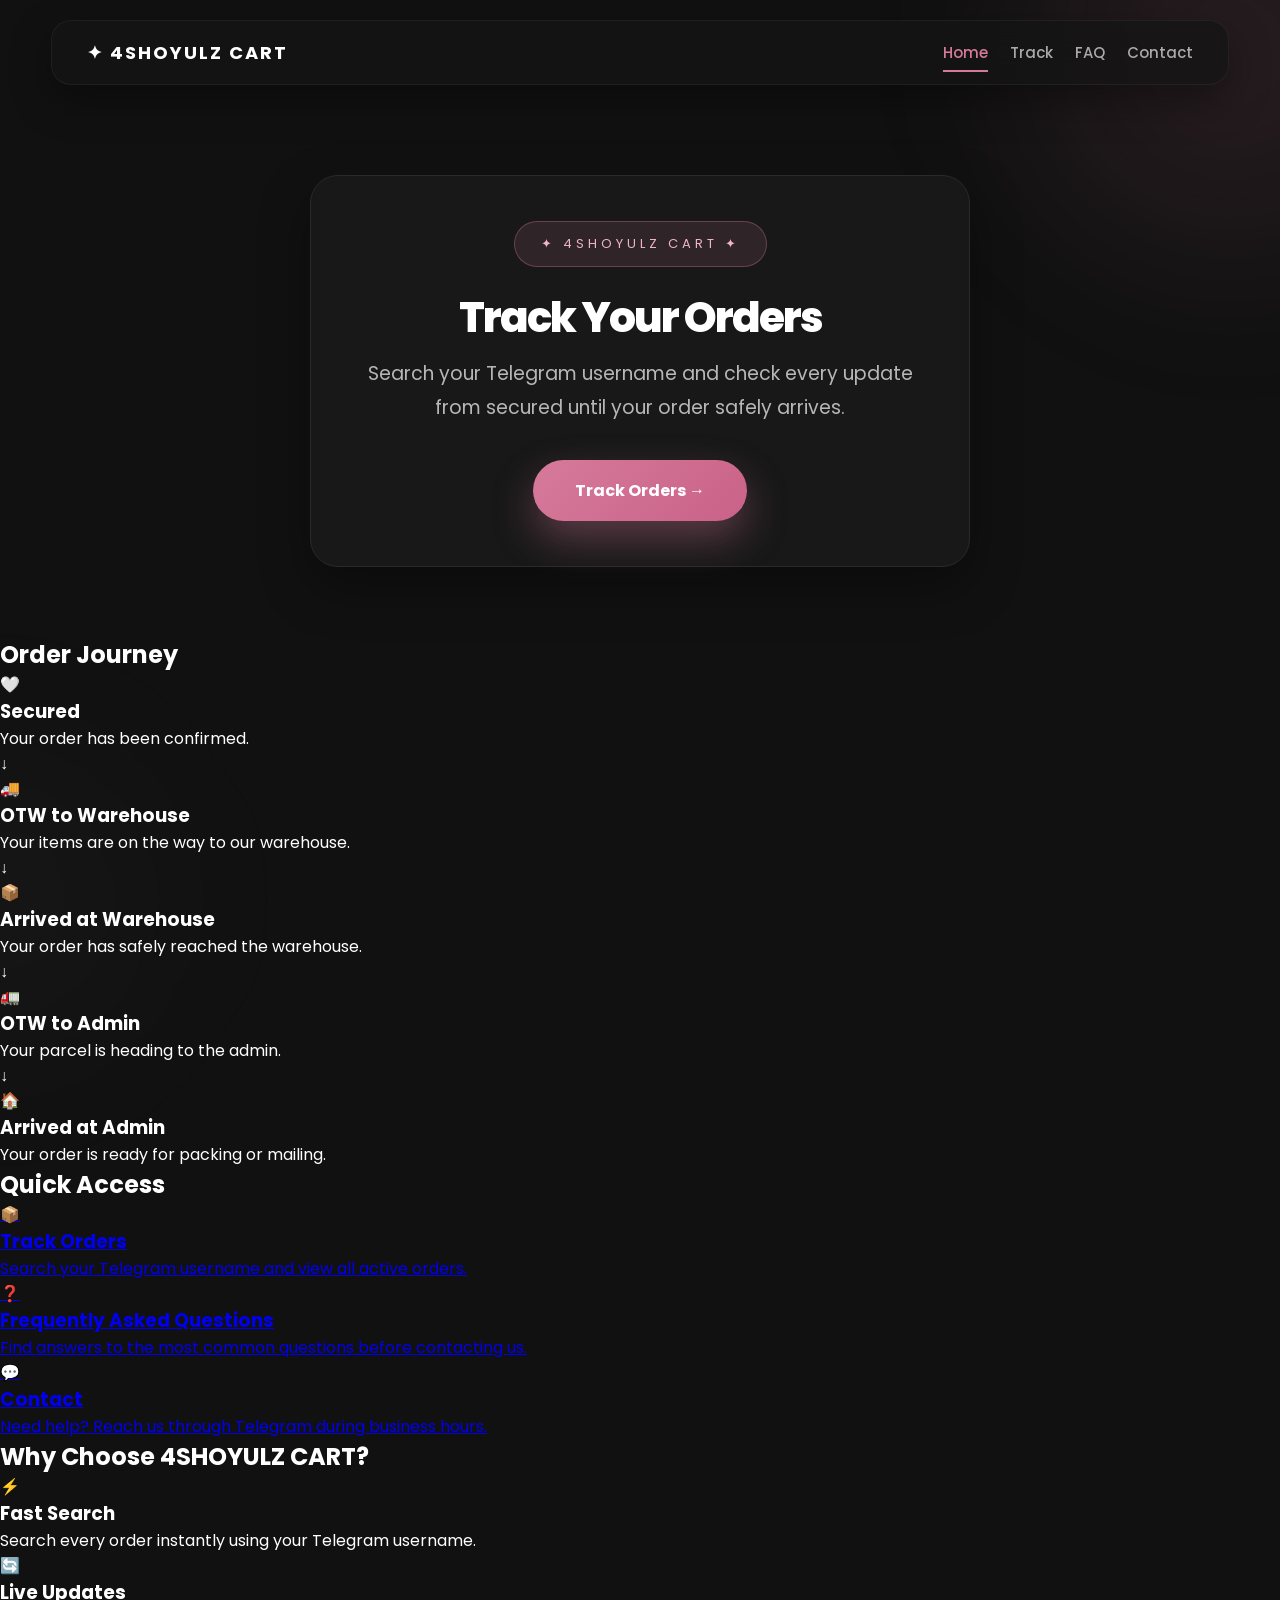
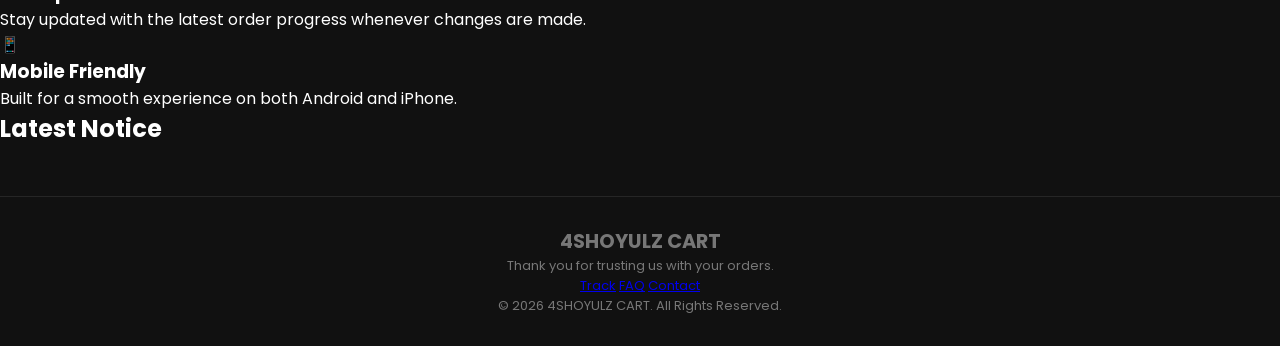
<file: index.html>
<!DOCTYPE html>
<html lang="en">

<head>

    <meta charset="UTF-8">
    <meta name="viewport" content="width=device-width, initial-scale=1.0">

    <title>4shoyulz Cart | Track Your Orders</title>

    <meta name="theme-color" content="#111111">

    <!-- Fonts -->
    <link rel="preconnect" href="https://fonts.googleapis.com">
    <link rel="preconnect" href="https://fonts.gstatic.com" crossorigin>

    <link href="https://fonts.googleapis.com/css2?family=Outfit:wght@400;500;600;700&family=Poppins:wght@300;400;500;600&display=swap" rel="stylesheet">

    <!-- CSS -->
    <link rel="stylesheet" href="style.css">

</head>

<body>

<nav class="navbar">

    <div class="logo">
        ✦ 4SHOYULZ CART
    </div>

    <div class="nav-links">
        <a href="index.html" class="active">Home</a>
        <a href="track.html">Track</a>
        <a href="faq.html">FAQ</a>
        <a href="contact.html">Contact</a>
    </div>

</nav>

<section class="hero">

<div class="hero-card">

    <div class="hero-badge">
        ✦ 4SHOYULZ CART ✦
    </div>

    <h1>
        Track Your Orders
    </h1>

    <p>
        Search your Telegram username and check every update from secured until your order safely arrives.
    </p>

    <a href="track.html" class="hero-btn">
        Track Orders →
    </a>

</div>

</section>

<section class="journey">

    <h2>Order Journey</h2>

    <div class="journey-container">

        <div class="journey-step">
            <div class="journey-icon">🤍</div>
            <h3>Secured</h3>
            <p>Your order has been confirmed.</p>
        </div>

        <div class="journey-arrow">↓</div>

        <div class="journey-step">
            <div class="journey-icon">🚚</div>
            <h3>OTW to Warehouse</h3>
            <p>Your items are on the way to our warehouse.</p>
        </div>

        <div class="journey-arrow">↓</div>

        <div class="journey-step">
            <div class="journey-icon">📦</div>
            <h3>Arrived at Warehouse</h3>
            <p>Your order has safely reached the warehouse.</p>
        </div>

        <div class="journey-arrow">↓</div>

        <div class="journey-step">
            <div class="journey-icon">🚛</div>
            <h3>OTW to Admin</h3>
            <p>Your parcel is heading to the admin.</p>
        </div>

        <div class="journey-arrow">↓</div>

        <div class="journey-step">
            <div class="journey-icon">🏠</div>
            <h3>Arrived at Admin</h3>
            <p>Your order is ready for packing or mailing.</p>
        </div>

    </div>

</section>

<section class="quick-links">

    <h2>Quick Access</h2>

    <div class="quick-grid">

        <a href="track.html" class="quick-card">

            <div class="quick-icon">📦</div>

            <h3>Track Orders</h3>

            <p>
                Search your Telegram username and view all active orders.
            </p>

        </a>

        <a href="faq.html" class="quick-card">

            <div class="quick-icon">❓</div>

            <h3>Frequently Asked Questions</h3>

            <p>
                Find answers to the most common questions before contacting us.
            </p>

        </a>

        <a href="contact.html" class="quick-card">

            <div class="quick-icon">💬</div>

            <h3>Contact</h3>

            <p>
                Need help? Reach us through Telegram during business hours.
            </p>

        </a>

    </div>

</section>

    <section class="why-us">

    <h2>Why Choose 4SHOYULZ CART?</h2>

    <div class="why-grid">

        <div class="why-item">

            <div class="why-icon">⚡</div>

            <h3>Fast Search</h3>

            <p>
                Search every order instantly using your Telegram username.
            </p>

        </div>

        <div class="why-item">

            <div class="why-icon">🔄</div>

            <h3>Live Updates</h3>

            <p>
                Stay updated with the latest order progress whenever changes are made.
            </p>

        </div>

        <div class="why-item">

            <div class="why-icon">📱</div>

            <h3>Mobile Friendly</h3>

            <p>
                Built for a smooth experience on both Android and iPhone.
            </p>

        </div>

    </div>

    </section>

    <section class="notice-section">

    <h2>Latest Notice</h2>

    <div id="noticeCard" class="notice-card">

        <h3 id="noticeTitle"></h3>

        <p id="noticeMessage"></p>

        <span id="noticeDate"></span>

    </div>

    </section>

<footer class="footer">

    <div class="footer-content">

        <h2>4SHOYULZ CART</h2>

        <p>
            Thank you for trusting us with your orders.
        </p>

        <div class="footer-links">

            <a href="track.html">Track</a>

            <a href="faq.html">FAQ</a>

            <a href="contact.html">Contact</a>

        </div>

        <p class="copyright">
            © 2026 4SHOYULZ CART. All Rights Reserved.
        </p>

    </div>

</footer>
</file>
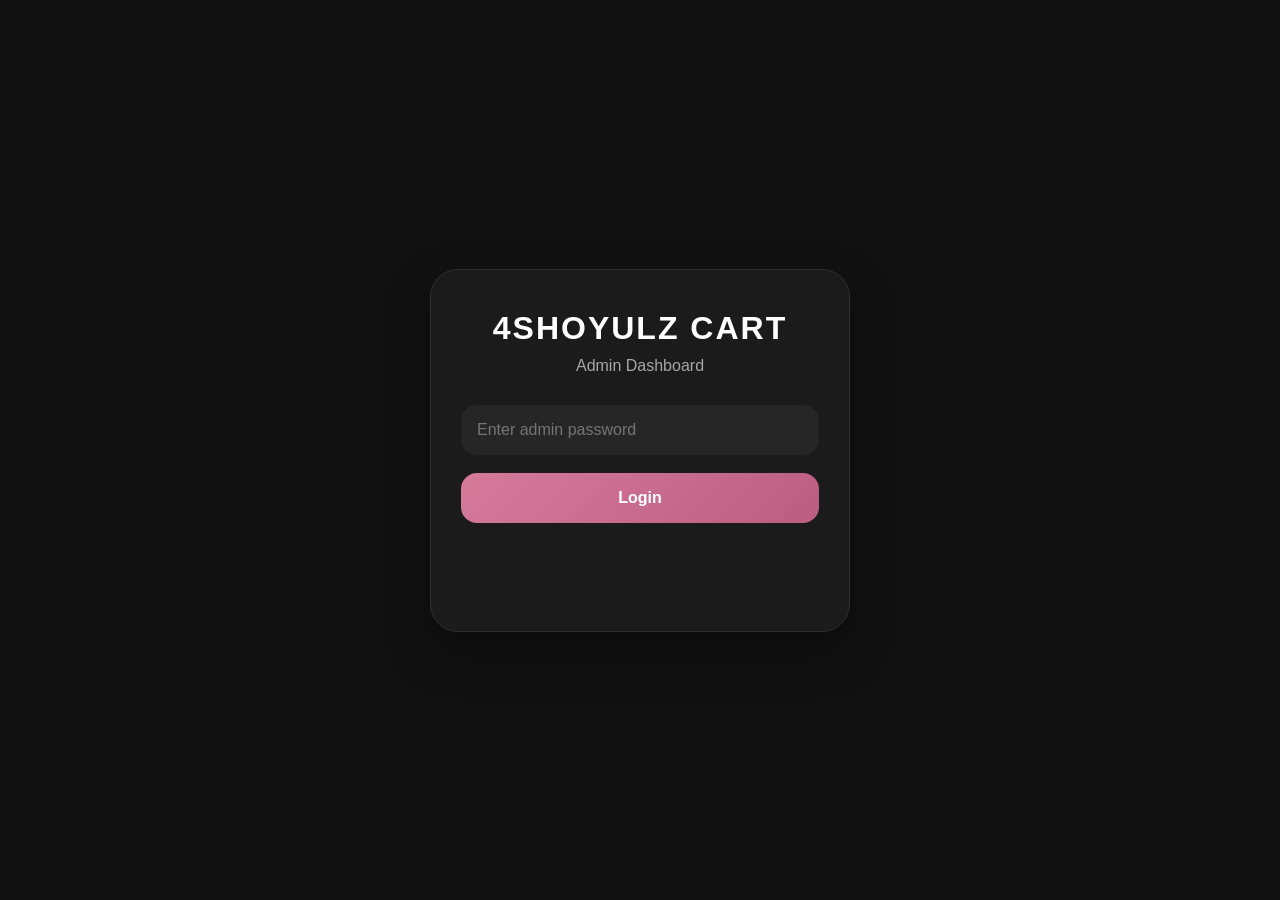
<file: admin.html>
<!DOCTYPE html>
<html lang="en">

<head>

<meta charset="UTF-8">
<meta name="viewport" content="width=device-width, initial-scale=1.0">

<title>4SHOYULZ CART • Admin</title>

<link rel="stylesheet" href="admin.css">

</head>

<body>

<div class="login-container">

    <div class="login-card">

        <h1>4SHOYULZ CART</h1>

        <p>Admin Dashboard</p>

        <input
            type="password"
            id="password"
            placeholder="Enter admin password"
        >

        <button id="loginBtn">
            Login
        </button>

        <p id="error"></p>

    </div>

</div>

<script src="admin.js"></script>

</body>

</html>
</file>
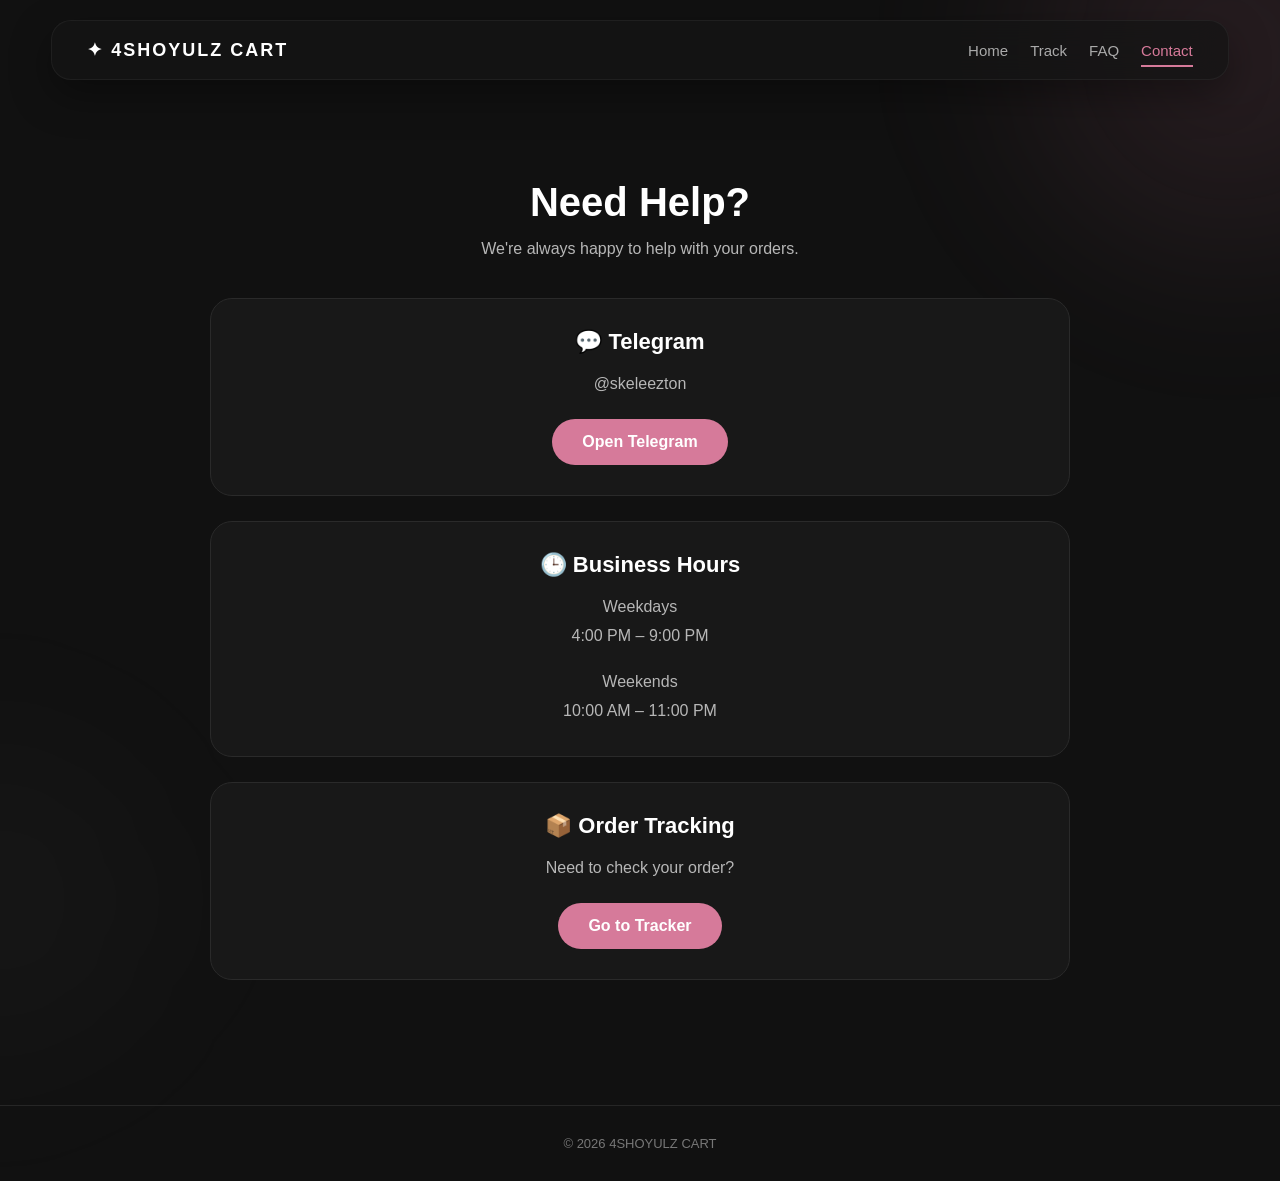
<file: contact.html>
<!DOCTYPE html>
<html lang="en">

<head>

<meta charset="UTF-8">

<meta name="viewport" content="width=device-width, initial-scale=1.0">

<title>Contact | 4SHOYULZ CART</title>

<link rel="stylesheet" href="style.css">

</head>

<body>

<nav class="navbar">

    <div class="logo">
        ✦ 4SHOYULZ CART
    </div>

    <div class="nav-links">
        <a href="index.html">Home</a>
        <a href="track.html">Track</a>
        <a href="faq.html">FAQ</a>
        <a href="contact.html" class="active">Contact</a>
    </div>

</nav>

<section class="contact-section">

<h1>Need Help?</h1>

<p class="contact-subtitle">

We're always happy to help with your orders.

</p>

<div class="contact-card">

<h3>💬 Telegram</h3>

<p>@skeleezton</p>

<a class="contact-btn"
href="https://t.me/skeleezton">

Open Telegram

</a>

</div>

<div class="contact-card">

<h3>🕒 Business Hours</h3>

<p>

Weekdays<br>

4:00 PM – 9:00 PM

</p>

<br>

<p>

Weekends<br>

10:00 AM – 11:00 PM

</p>

</div>

<div class="contact-card">

<h3>📦 Order Tracking</h3>

<p>

Need to check your order?

</p>

<a class="contact-btn"
href="track.html">

Go to Tracker

</a>

</div>

</section>

<footer>

<p>

© 2026 4SHOYULZ CART

</p>

</footer>

</body>

</html>
</file>
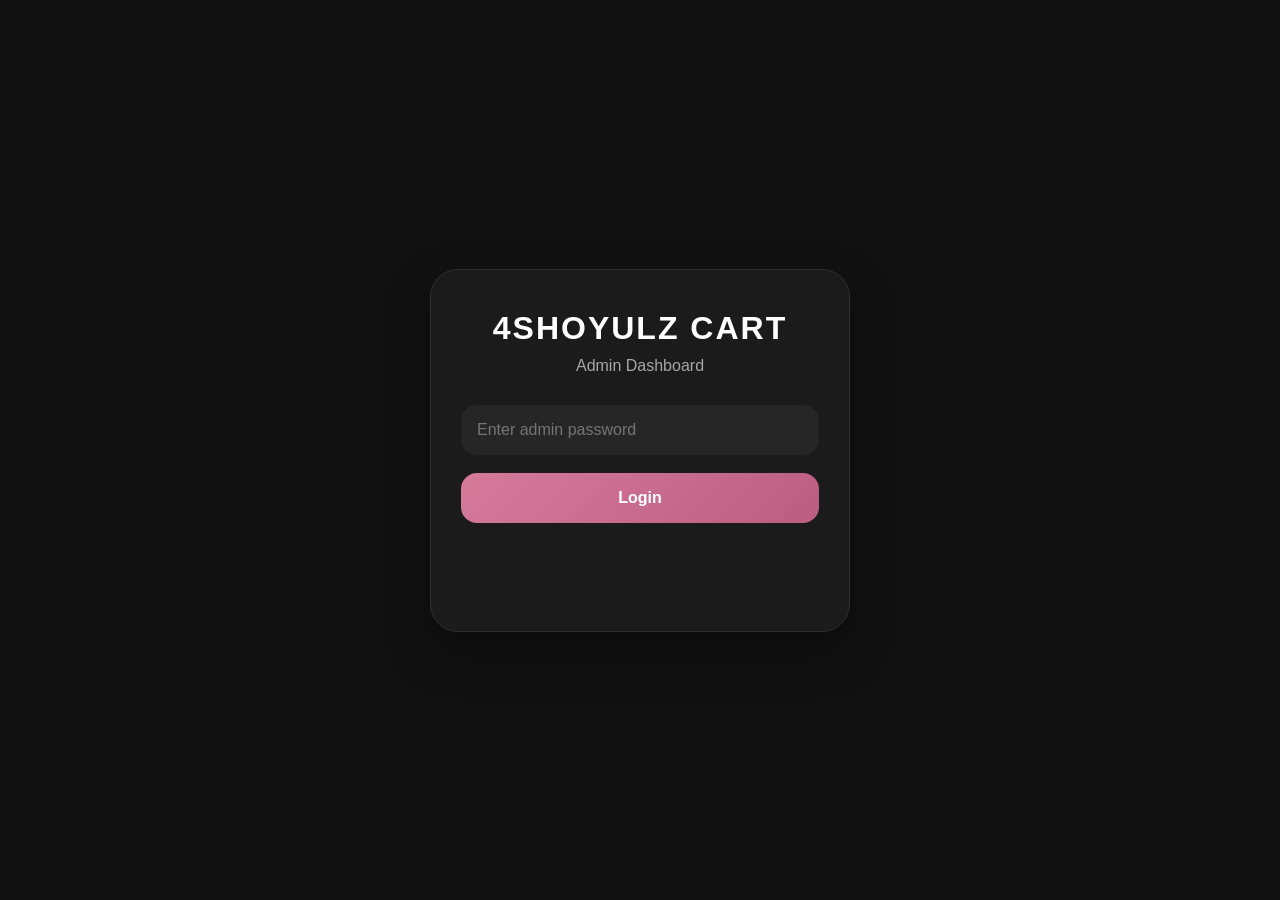
<file: dashboard.html>
<!DOCTYPE html>
<html lang="en">

<head>

<meta charset="UTF-8">
<meta name="viewport" content="width=device-width, initial-scale=1.0">

<title>Dashboard • 4SHOYULZ CART</title>

<link rel="stylesheet" href="admin.css">

</head>

<body>

<div class="admin-layout">

    <aside class="sidebar">

        <h2>4SHOYULZ</h2>

        <nav>

    <a href="dashboard.html" class="nav-btn active">
        Dashboard
    </a>

    <a href="orders.html" class="nav-btn">
        Orders
    </a>

    <a href="notices.html" class="nav-btn">
        Notices
    </a>

    <a href="settings.html" class="nav-btn">
        Settings
    </a>

        </nav>

        <button id="logoutBtn">
            Logout
        </button>

    </aside>

    <main class="content">

    <h1>Dashboard</h1>

    <div class="stats">

        <div class="stat-card">
            <h3>Total Orders</h3>
            <p id="totalOrders">0</p>
        </div>


        <div class="stat-card">
            <h3>Total Buyers</h3>
            <p id="totalBuyers">0</p>
        </div>


        <div class="stat-card">
            <h3>Completed</h3>
            <p id="completedOrders">0</p>
        </div>

    </div>


    <section class="recent">

        <h2>Recent Orders</h2>

        <div id="recentOrders"></div>

    </section>

    </main>

</div>

    <script src="dashboard.js"></script>
    
</body>
</html>
</file>
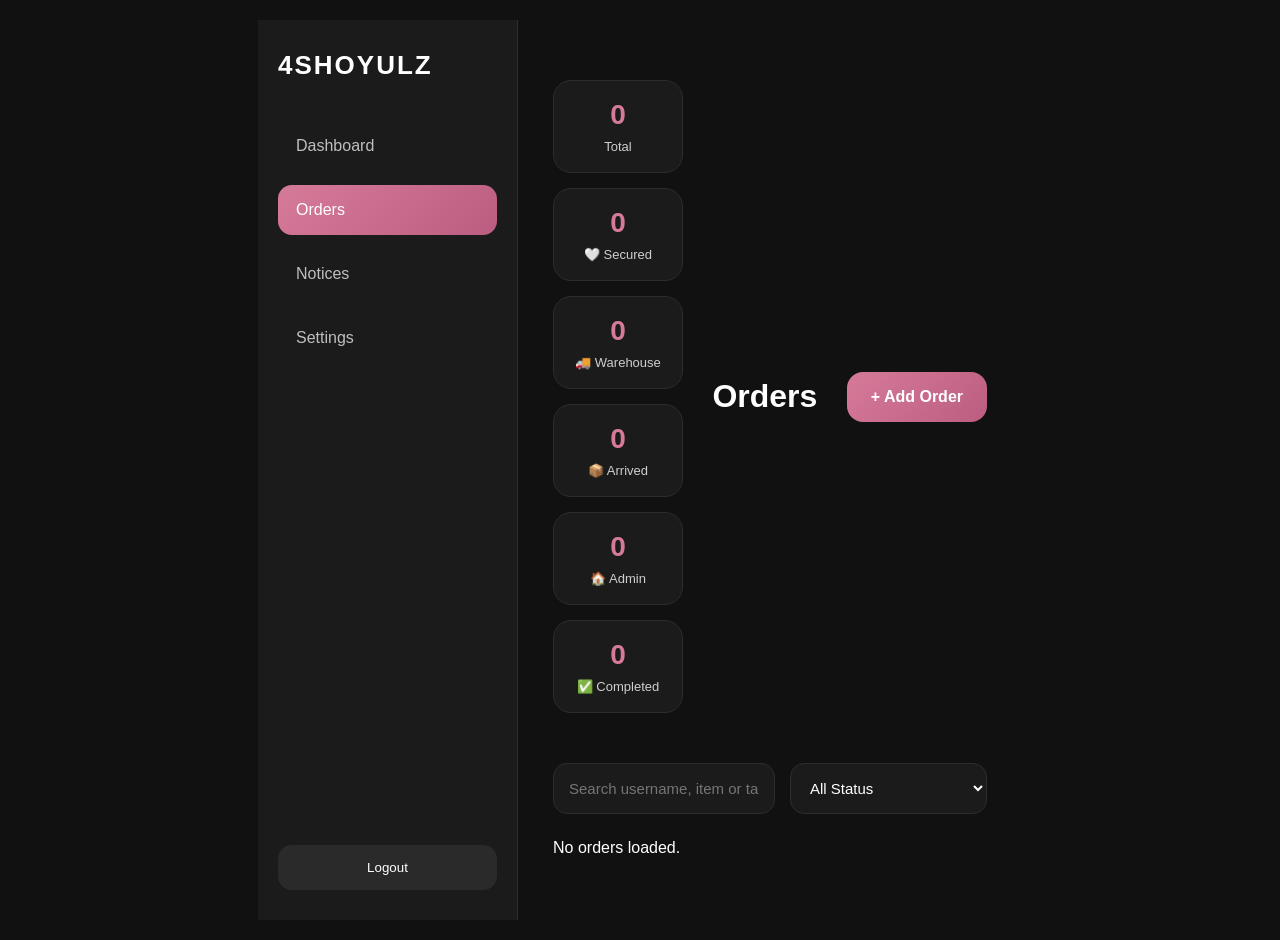
<file: orders.html>
<!DOCTYPE html>
<html lang="en">

<head>

<meta charset="UTF-8">
<meta name="viewport" content="width=device-width, initial-scale=1.0">

<title>Orders • 4SHOYULZ CART</title>

<link rel="stylesheet" href="admin.css">

</head>

<body>

<div class="admin-layout">

    <aside class="sidebar">

        <h2>4SHOYULZ</h2>

        <nav>

            <button class="nav-btn" onclick="location.href='dashboard.html'">
                Dashboard
            </button>

            <button class="nav-btn active">
                Orders
            </button>

            <button class="nav-btn" onclick="location.href='notices.html'">
                Notices
            </button>

            <button class="nav-btn" onclick="location.href='settings.html'">
                Settings
            </button>

        </nav>

        <button id="logoutBtn">
            Logout
        </button>

    </aside>

    <main class="content">

        <div class="page-header">

            <div class="order-summary">

    <div class="summary-card">
        <h3 id="totalCount">0</h3>
        <p>Total</p>
    </div>

    <div class="summary-card">
        <h3 id="securedCount">0</h3>
        <p>🤍 Secured</p>
    </div>

    <div class="summary-card">
        <h3 id="warehouseCount">0</h3>
        <p>🚚 Warehouse</p>
    </div>

    <div class="summary-card">
        <h3 id="arrivedCount">0</h3>
        <p>📦 Arrived</p>
    </div>

    <div class="summary-card">
        <h3 id="adminCount">0</h3>
        <p>🏠 Admin</p>
    </div>

    <div class="summary-card">
        <h3 id="doneCount">0</h3>
        <p>✅ Completed</p>
    </div>

            </div>

            <h1>Orders</h1>

            <button id="addOrderBtn">
                + Add Order
            </button>

        </div>

        <div class="toolbar">

    <input
        type="text"
        id="searchOrder"
        placeholder="Search username, item or tag..."
    >

    <select id="statusFilter">

        <option value="all">All Status</option>

        <option>Secured</option>

        <option>OTW to Warehouse</option>

        <option>Arrived at Warehouse</option>

        <option>OTW to Admin</option>

        <option>Arrived at Admin</option>

        <option>Completed</option>

    </select>

        </div>

        <!-- Add Order Modal -->

<div id="orderModal" class="modal hidden">

    <div class="modal-card">

        <h2>New Order</h2>

        <input
            id="newUsername"
            placeholder="@username"
        >

        <input
            id="newItem"
            placeholder="Item"
        >

        <input
            id="newTag"
            placeholder="Tag"
        >

        <input
            id="newQty"
            type="number"
            placeholder="Quantity"
        >

        <select id="newStatus">

    <option>Secured</option>

    <option>OTW to Warehouse</option>

    <option>Arrived at Warehouse</option>

    <option>OTW to Admin</option>

    <option>Arrived at Admin</option>

    <option>Completed</option>

        </select>

        <input
id="newUpdated"
readonly>

        <div class="modal-buttons">

    <button id="generateBtn">
        Generate
    </button>

    <button id="copyGenerated">
        Copy
    </button>

    <button id="closeModal">
        Cancel
    </button>

        </div>
        
        <textarea
            id="generatedJson"
            rows="10"
            readonly
        ></textarea>

    </div>

</div>

        <div id="ordersList">

            <p>No orders loaded.</p>

        </div>

    </main>

</div>

<script src="orders.js"></script>

</body>

</html>
</file>
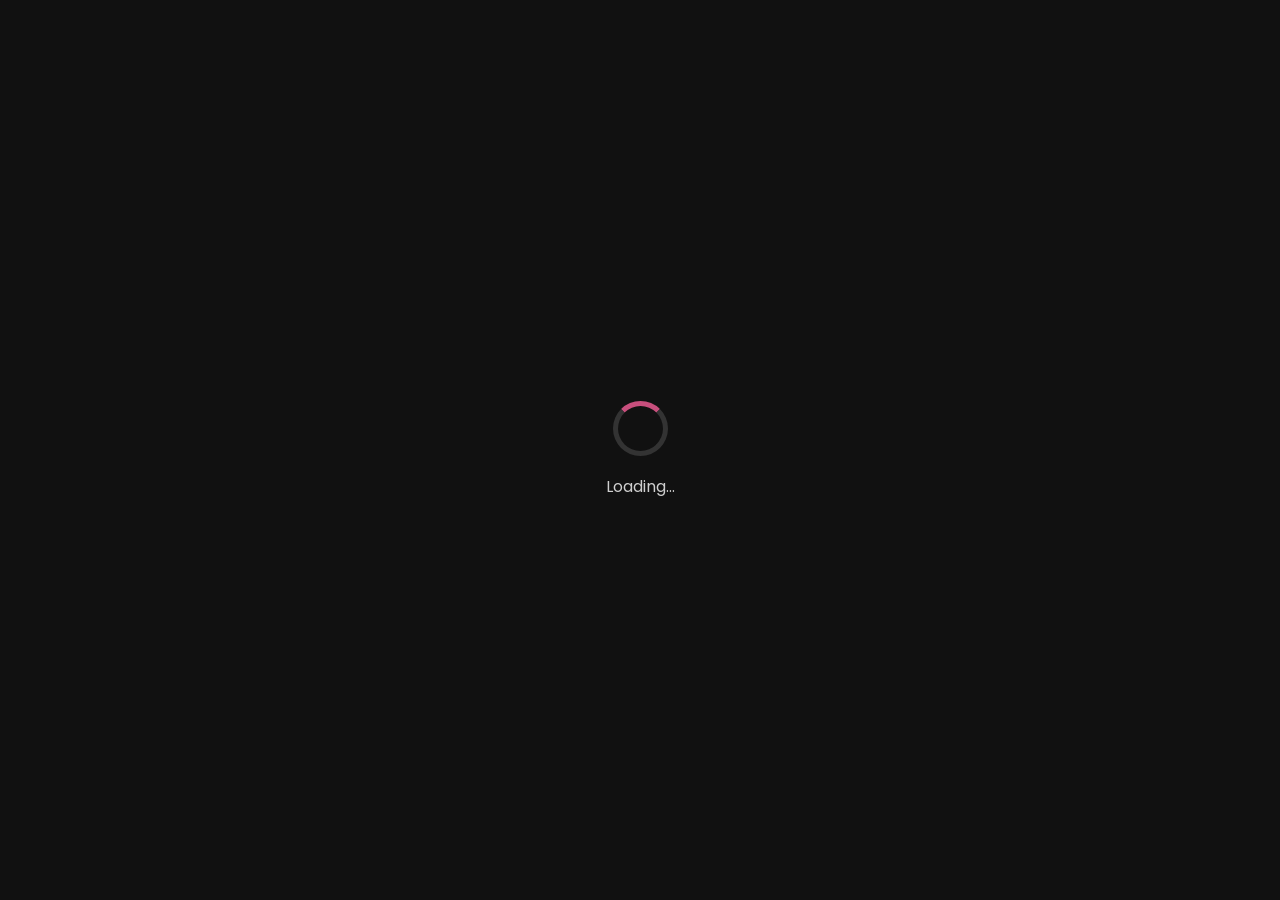
<file: track.html>
<!DOCTYPE html>
<html lang="en">

<head>

    <meta charset="UTF-8">
    <meta name="viewport" content="width=device-width, initial-scale=1.0">

    <title>4shoyulz Cart | Track Your Orders</title>

    <meta name="theme-color" content="#111111">

    <!-- Fonts -->
    <link rel="preconnect" href="https://fonts.googleapis.com">
    <link rel="preconnect" href="https://fonts.gstatic.com" crossorigin>

    <link href="https://fonts.googleapis.com/css2?family=Outfit:wght@400;500;600;700&family=Poppins:wght@300;400;500;600&display=swap" rel="stylesheet">

    <!-- CSS -->
    <link rel="stylesheet" href="style.css">

</head>

<body>

    <!-- Loading Screen -->

    <div id="loading">

        <div class="loader"></div>

        <p>Loading...</p>

    </div>

    <!-- Main -->

    <main class="container">

        <!-- Logo -->

        <header>

    <span class="mini-title">
        ✦ 4SHOYULZ CART ✦
    </span>

    <h1>
        Track Your Orders
    </h1>

    <p class="subtitle">
        Fast • Secure • Updated Daily
    </p>

        </header>

        <!-- Search -->

        <section class="search-box">

    <label>

        Telegram Username

    </label>

    <input
        type="text"
        id="searchInput"
        placeholder="@yourusername"
        autocomplete="off"
    >

    <button id="searchBtn">

        🔍 Track Order

    </button>

    <small>

        Order updates are refreshed whenever the admin updates them.

    </small>

        </section>

        <!-- Result -->

        <section id="results" class="hidden">

            <div class="result-header">
                
                <div class="stats-card">

    <div class="stats-number" id="statsNumber">0</div>

    <div class="stats-text">Active Orders</div>

                </div>

                <h2 id="buyerName">

                    Orders

                </h2>

                <p id="orderCount">

                    0 Orders Found

                </p>

            </div>

            <div id="ordersContainer">

                <!-- JavaScript inserts cards here -->

            </div>

        </section>

        <!-- Empty -->

        <div id="empty" class="hidden empty-state">

    <div class="empty-icon">📭</div>

    <h2>No Orders Found</h2>

    <p>
        We couldn't find any orders linked to that Telegram username.
    </p>

        </div>

                    No Orders Found

                </h2>

                <p>

                    Please check your Telegram username and try again.

                </p>

            </div>

        </section>

    </main>

    <!-- Footer -->

    <footer>

    <p>

        Made with ♡

    </p>

    <span>

        by 4shoyulz Cart

    </span>

    </footer>

    <!-- Template Card -->
    
<template id="orderTemplate">

<div class="order-card">

    <div class="card-top">

        <div>

            <span class="tag copy-tag" title="Tap to copy"></span>

            <h2 class="item"></h2>

        </div>

        <div class="qty-box">

            <span>Quantity</span>

            <strong class="quantity"></strong>

        </div>

    </div>

    <div class="status-badge status"></div>

    <div class="tracker">

        <div class="step">
            <div class="circle">🤍</div>
            <span>Secured</span>
        </div>

        <div class="line"></div>

        <div class="step">
            <div class="circle">🚚</div>
            <span>Warehouse</span>
        </div>

        <div class="line"></div>

        <div class="step">
            <div class="circle">📦</div>
            <span>Arrived</span>
        </div>

        <div class="line"></div>

        <div class="step">
            <div class="circle">🚛</div>
            <span>To Admin</span>
        </div>

        <div class="line"></div>

        <div class="step">
            <div class="circle">🏠</div>
            <span>Admin</span>
        </div>

        <div class="line"></div>

        <div class="step">
            <div class="circle">✅</div>
            <span>Completed</span>
        </div>
        
    </div>

    <div class="updated">

        Last Updated

        <span></span>

    </div>

</div>

</template>
    
    <!-- JS -->

    <script src="script.js"></script>

</body>

</html>
</file>
<file: style.css>
/* =====================================
   4shoyulz Cart
   Version 2.0
===================================== */

*{
    margin:0;
    padding:0;
    box-sizing:border-box;
}

:root{

    --bg:#111111;
    --card:#1b1b1b;
    --card-hover:#242424;

    --border:#2d2d2d;

    --accent:#c84f7d;
    --accent-hover:#d76593;

    --text:#ffffff;
    --sub:#a5a5a5;

    --success:#61d36b;
    --warning:#ffc857;
    --warehouse:#61a8ff;
    --admin:#d88cff;

}

body{

    background:var(--bg);

    color:var(--text);

    font-family:'Poppins',sans-serif;

    min-height:100vh;

}

/* Loading */

#loading{

    position:fixed;

    inset:0;

    background:#111;

    display:flex;

    flex-direction:column;

    justify-content:center;

    align-items:center;

    z-index:9999;

}

.loader{

    width:55px;

    height:55px;

    border-radius:50%;

    border:5px solid #333;

    border-top:5px solid var(--accent);

    animation:spin 1s linear infinite;

}

@keyframes spin{

from{

transform:rotate(0);

}

to{

transform:rotate(360deg);

}

}

#loading p{

margin-top:18px;

color:#cfcfcf;

}

/* Container */

.container{

width:92%;

max-width:520px;

margin:auto;

padding:60px 0;

}

/* Header */

header{

text-align:center;

margin-bottom:40px;

}

header h1{

font-family:'Outfit',sans-serif;

font-size:40px;

font-weight:700;

letter-spacing:.5px;

}

header p{

margin-top:8px;

color:var(--sub);

}

.mini-title{

display:inline-block;

padding:8px 18px;

background:rgba(217,108,151,.15);

border:1px solid rgba(217,108,151,.35);

border-radius:30px;

font-size:13px;

letter-spacing:2px;

color:#f4b6cc;

margin-bottom:20px;

}

.subtitle{

margin-top:12px;

color:#b3b3b3;

font-size:15px;

}

.search-box label{

display:block;

margin-bottom:12px;

font-size:14px;

font-weight:600;

color:#f0f0f0;

}

.search-box small{

display:block;

margin-top:15px;

color:#8d8d8d;

font-size:12px;

text-align:center;

line-height:20px;

}

/* Search */

.search-box{

background:var(--card);

padding:22px;

border-radius:20px;

border:1px solid var(--border);

box-shadow:0 0 30px rgba(200,79,125,.15);

}

.search-box input{

width:100%;

height:58px;

background:#232323;

border:1px solid #2f2f2f;

border-radius:16px;

padding:0 18px;

color:white;

font-size:15px;

outline:none;

transition:.3s;

}

.search-box input:focus{

border:1px solid #d96c97;

box-shadow:0 0 18px rgba(217,108,151,.3);

}

.search-box button{

margin-top:18px;

width:100%;

height:58px;

border:none;

border-radius:40px;

background:linear-gradient(90deg,#c84f7d,#d96c97);

color:white;

font-size:16px;

font-weight:600;

cursor:pointer;

transition:.35s;

box-shadow:0 10px 25px rgba(217,108,151,.25);

}

.search-box button:hover{

transform:translateY(-3px);

box-shadow:0 15px 35px rgba(217,108,151,.35);

}

/* Result */

.result-header{

margin:35px 0 20px;

}

.result-header h2{

font-family:'Outfit',sans-serif;

font-size:25px;

}

.result-header p{

margin-top:5px;

color:var(--sub);

}

/* Cards */

.order-card{

background:var(--card);

border:1px solid var(--border);

border-radius:18px;

padding:20px;

margin-bottom:18px;

transition:.25s;

}

.order-card:hover{

background:var(--card-hover);

transform:translateY(-3px);

}

.tag{

display:inline-block;

background:rgba(200,79,125,.15);

color:#ffb7cf;

padding:7px 14px;

border-radius:30px;

font-size:13px;

font-weight:600;

margin-bottom:18px;

}

.item{

font-size:22px;

font-weight:600;

margin-bottom:18px;

}

.quantity{

display:flex;

justify-content:space-between;

margin-bottom:18px;

font-size:15px;

}

.quantity span{

font-weight:700;

}

/* Status Badge */

.status{

display:inline-flex;

align-items:center;

padding:10px 18px;

border-radius:30px;

font-size:14px;

font-weight:600;

margin-bottom:18px;

background:#2c2c2c;

}

/* Progress */

.progress{

margin-top:8px;

}

.progress-bar{

width:100%;

height:12px;

background:#2b2b2b;

border-radius:30px;

overflow:hidden;

margin-bottom:8px;

}

.progress-fill{

width:20%;

height:100%;

background:linear-gradient(90deg,#c84f7d,#ff9fc3);

border-radius:30px;

transition:.4s;

}

.progress-text{

font-size:13px;

color:#d0d0d0;

}

/* Updated */

.updated{

margin-top:18px;

font-size:13px;

color:#999;

}

.updated span{

color:white;

}

/* Empty */

.empty-card{

background:var(--card);

border-radius:18px;

padding:30px;

text-align:center;

border:1px solid var(--border);

margin-top:30px;

}

.empty-card h2{

font-family:'Outfit',sans-serif;

margin-bottom:12px;

}

.empty-card p{

color:var(--sub);

}

/* Footer */

footer{

text-align:center;

padding:40px 0;

color:#666;

font-size:13px;

}

/* Hidden */

.hidden{

display:none;

}

/* Mobile */

@media(max-width:480px){

header h1{

font-size:31px;

}

.item{

font-size:18px;

}

.search-box{

padding:18px;

}

                }

/* ==========================
ORDER CARD V3
========================== */

.order-card{

background:#181818;

border:1px solid #2b2b2b;

border-radius:24px;

padding:22px;

margin-top:22px;

box-shadow:0 15px 40px rgba(0,0,0,.35);

transition:.35s;

}

.order-card:hover{

transform:translateY(-8px);

border-color:#d67a9a;

box-shadow:0 20px 40px rgba(214,122,154,.15);

}

.card-top{

display:flex;

justify-content:space-between;

align-items:center;

margin-bottom:18px;

}

.tag{

background:#232323;

padding:8px 14px;

border-radius:50px;

font-weight:600;

color:#f3b3ca;

font-size:13px;

}

.quantity{

background:#232323;

padding:8px 14px;

border-radius:50px;

color:white;

font-size:13px;

}

.item{

font-size:22px;

margin-bottom:18px;

line-height:1.4;

}

.status-badge{

display:inline-flex;

align-items:center;

padding:10px 18px;

border-radius:50px;

margin-bottom:24px;

font-weight:600;

font-size:14px;

}

.updated{

margin-top:28px;

font-size:13px;

color:#9c9c9c;

}

.updated span{

display:block;

margin-top:5px;

color:white;

font-weight:600;

   }

/* ==========================
TRACKER
========================== */

.tracker{

display:flex;

justify-content:space-between;

align-items:flex-start;

margin-top:20px;

gap:8px;

}

.step{

display:flex;

flex-direction:column;

align-items:center;

flex:1;

}

.circle{

width:42px;

height:42px;

border-radius:50%;

background:#2a2a2a;

display:flex;

align-items:center;

justify-content:center;

font-size:18px;

transition:.3s;

}

.step span{

margin-top:8px;

font-size:11px;

text-align:center;

color:#9b9b9b;

}

.line{

height:3px;

background:#2a2a2a;

flex:1;

margin-top:20px;

border-radius:20px;

}

.circle.active{

background:#d67a9a;

color:white;

box-shadow:
0 0 0 4px rgba(214,122,154,.18),
0 0 18px rgba(214,122,154,.45);

transform:scale(1.08);

}

.line.active{

background:linear-gradient(
90deg,
#d67a9a,
#efb4c8
);

box-shadow:0 0 12px rgba(214,122,154,.3);

}

.order-card{

animation:fadeUp .45s ease;

}

@keyframes fadeUp{

from{

opacity:0;

transform:translateY(30px);

}

to{

opacity:1;

transform:translateY(0);

}

}

button:disabled{

opacity:.8;

cursor:not-allowed;

}

button{

overflow:hidden;

position:relative;

}

button::after{

content:"";

position:absolute;

top:0;

left:-100%;

width:100%;

height:100%;

background:linear-gradient(
90deg,
transparent,
rgba(255,255,255,.2),
transparent
);

transition:.6s;

}

button:hover::after{

left:100%;

}

/* =========================
NAVBAR
========================= */

.navbar{

position:sticky;

top:0;

z-index:999;

display:flex;

justify-content:space-between;

align-items:center;

padding:18px 8%;

background:rgba(18,18,18,.75);

backdrop-filter:blur(18px);

-webkit-backdrop-filter:blur(18px);

border-bottom:1px solid rgba(255,255,255,.05);

}

.logo{

font-size:18px;

font-weight:700;

letter-spacing:2px;

color:white;

}

.nav-links{

display:flex;

gap:30px;

}

.nav-links a{

position:relative;

text-decoration:none;

color:#9c9c9c;

font-weight:500;

transition:.3s;

}

.nav-links a:hover{

color:white;

}

.nav-links a.active{

color:#d67a9a;

}

.nav-links a::after{

content:"";

position:absolute;

left:0;

bottom:-8px;

width:0;

height:2px;

background:#d67a9a;

transition:.3s;

}

.nav-links a:hover::after,

.nav-links a.active::after{

width:100%;

}

/* =========================
HERO
========================= */

.hero{

padding:90px 25px 70px;

text-align:center;

max-width:700px;

margin:auto;

}

.hero-badge{

display:inline-block;

padding:12px 26px;

border-radius:999px;

background:rgba(214,122,154,.12);

border:1px solid rgba(214,122,154,.35);

color:#efb4c8;

letter-spacing:4px;

font-size:13px;

margin-bottom:30px;

}

.hero h1{

font-size:68px;

line-height:1;

margin-bottom:22px;

font-weight:800;

letter-spacing:-2px;

}

.hero p{

font-size:19px;

line-height:1.9;

max-width:620px;

margin:auto;

margin-bottom:40px;

color:#9e9e9e;

}

.hero-btn{

display:inline-flex;

align-items:center;

justify-content:center;

padding:20px 48px;

border-radius:999px;

background:linear-gradient(
135deg,
#d67a9a,
#bb5d80
);

font-weight:700;

font-size:16px;

color:white;

text-decoration:none;

transition:.35s;

box-shadow:0 25px 60px rgba(214,122,154,.35);

}

.hero-btn:hover{

transform:translateY(-5px);

box-shadow:0 25px 60px rgba(214,122,154,.35);

}

/* =========================
FEATURES
========================= */

.features{

display:grid;

grid-template-columns:repeat(auto-fit,minmax(250px,1fr));

gap:20px;

padding:40px 8% 80px;

}

.feature-card{

background:#181818;

border:1px solid #2a2a2a;

border-radius:22px;

padding:25px;

transition:.3s;

}

.feature-card:hover{

transform:translateY(-8px);

border-color:#d67a9a;

box-shadow:0 15px 35px rgba(214,122,154,.18);

}

.feature-card h3{

margin-bottom:12px;

}

.feature-card p{

color:#b7b7b7;

line-height:1.7;

}

footer{

padding:30px;

text-align:center;

color:#777;

border-top:1px solid #262626;

margin-top:50px;

}

/* =========================
NAVBAR
========================= */

.navbar{

width:92%;

max-width:1200px;

margin:20px auto;

padding:18px 35px;

display:flex;

justify-content:space-between;

align-items:center;

background:rgba(20,20,20,.75);

backdrop-filter:blur(18px);

border:1px solid rgba(255,255,255,.05);

border-radius:20px;

box-shadow:0 15px 40px rgba(0,0,0,.35);

position:sticky;

top:15px;

z-index:999;

}

.logo{

font-size:18px;

font-weight:700;

letter-spacing:2px;

color:#fff;

}

.nav-links{

display:flex;

gap:22px;

}

.nav-links a{

color:#aaa;

text-decoration:none;

font-size:15px;

transition:.3s;

}

.nav-links a:hover,

.nav-links .active{

color:#d67a9a;

}

/* =========================
HERO
========================= */

.hero{

padding:70px 20px;

display:flex;

justify-content:center;

}

.hero-card{

max-width:700px;

width:100%;

background:#181818;

border:1px solid #2a2a2a;

border-radius:28px;

padding:45px 35px;

text-align:center;

box-shadow:0 20px 50px rgba(0,0,0,.35);

}

.hero-card h1{

font-size:42px;

margin-bottom:18px;

}

.hero-card p{

color:#b7b7b7;

line-height:1.8;

margin-bottom:35px;

}

.hero-btn{

display:inline-flex;

align-items:center;

justify-content:center;

padding:18px 42px;

border-radius:999px;

background:linear-gradient(135deg,#d67a9a,#c96287);

color:white;

font-weight:700;

text-decoration:none;

transition:.35s;

box-shadow:0 18px 40px rgba(214,122,154,.35);

}

.hero-btn:hover{

transform:translateY(-5px) scale(1.03);

box-shadow:0 28px 55px rgba(214,122,154,.45);

}

/* =========================
FEATURES
========================= */

.features{

display:grid;

grid-template-columns:repeat(auto-fit,minmax(250px,1fr));

gap:20px;

padding:40px 8% 80px;

}

.feature-card{

background:#181818;

border:1px solid #2a2a2a;

border-radius:22px;

padding:25px;

transition:.3s;

}

.feature-card:hover{

transform:translateY(-5px);

border-color:#d67a9a;

}

.feature-card h3{

margin-bottom:12px;

}

.feature-card p{

color:#b7b7b7;

line-height:1.7;

}

footer{

padding:30px;

text-align:center;

color:#777;

border-top:1px solid #262626;

margin-top:50px;

}

.hero{

animation:fadeHero 1s ease;

}

@keyframes fadeHero{

from{

opacity:0;

transform:translateY(40px);

}

to{

opacity:1;

transform:translateY(0);

}

}

body{

position:relative;

overflow-x:hidden;

}

body::before{

content:"";

position:fixed;

top:-250px;

right:-250px;

width:600px;

height:600px;

background:radial-gradient(circle,#d67a9a22,transparent 70%);

filter:blur(60px);

pointer-events:none;

z-index:-2;

}

body::after{

content:"";

position:fixed;

bottom:-250px;

left:-250px;

width:500px;

height:500px;

background:radial-gradient(circle,#ffffff08,transparent 70%);

filter:blur(70px);

pointer-events:none;

z-index:-2;

}

/* ==========================
FAQ
========================== */

.faq-section{

max-width:850px;

margin:80px auto;

padding:0 20px;

}

.faq-section h1{

text-align:center;

margin-bottom:45px;

font-size:38px;

}

.faq{

margin-bottom:18px;

border:1px solid #2a2a2a;

border-radius:18px;

background:#181818;

overflow:hidden;

}

.faq-question{

width:100%;

padding:22px;

background:none;

border:none;

color:white;

display:flex;

justify-content:space-between;

align-items:center;

font-size:17px;

cursor:pointer;

}

.faq-question span{

font-size:24px;

transition:.3s;

}

.faq-question.open span{

transform:rotate(45deg);

}

.faq-answer{

max-height:0;

overflow:hidden;

transition:max-height .35s ease;

padding:0 22px;

color:#b7b7b7;

line-height:1.8;

}

.faq-answer p{

margin:18px 0;

}

.faq-question.open + .faq-answer{

padding-bottom:20px;

}

/* ==========================
CONTACT
========================== */

.contact-section{

max-width:900px;

margin:80px auto;

padding:20px;

text-align:center;

}

.contact-section h1{

font-size:40px;

margin-bottom:15px;

}

.contact-subtitle{

color:#b7b7b7;

margin-bottom:40px;

}

.contact-card{

background:#181818;

border:1px solid #2a2a2a;

border-radius:22px;

padding:30px;

margin-bottom:25px;

transition:.3s;

}

.contact-card:hover{

transform:translateY(-5px);

border-color:#d67a9a;

}

.contact-card h3{

margin-bottom:15px;

font-size:22px;

}

.contact-card p{

color:#b7b7b7;

line-height:1.8;

}

.contact-btn{

display:inline-block;

margin-top:20px;

padding:14px 30px;

background:#d67a9a;

color:white;

text-decoration:none;

border-radius:30px;

font-weight:600;

transition:.3s;

}

.contact-btn:hover{

transform:translateY(-3px);

box-shadow:0 10px 25px rgba(214,122,154,.35);

}

/* ==========================
MOBILE RESPONSIVE
========================== */

@media (max-width:768px){

.navbar{

flex-direction:column;

gap:15px;

padding:18px;

}

.logo{

font-size:16px;

text-align:center;

}

.nav-links{

gap:18px;

flex-wrap:wrap;

justify-content:center;

}

.hero-card{

padding:30px 22px;

}

.hero-card h1{

font-size:30px;

}

.hero-card p{

font-size:15px;

}

.features{

grid-template-columns:1fr;

padding:30px 20px 60px;

}

.feature-card{

padding:22px;

}

.contact-section h1,

.faq-section h1{

font-size:30px;

}

.order-card{

padding:18px;

}

.item{

font-size:19px;

}

.tracker{

gap:4px;

}

.step span{

font-size:9px;

}

.circle{

width:34px;

height:34px;

font-size:15px;

}

.line{

margin-top:17px;

}

body{

animation:pageFade .7s ease;

}

@keyframes pageFade{

from{

opacity:0;
transform:translateY(12px);

}

to{

opacity:1;
transform:translateY(0);

}

}

/* ==========================
ORDER JOURNEY
========================== */

.journey{

max-width:900px;

margin:30px auto 80px;

padding:0 20px;

text-align:center;

}

.journey h2{

font-size:36px;

margin-bottom:40px;

}

.journey-container{

display:flex;

flex-direction:column;

gap:15px;

}

.journey-step{

background:#181818;

border:1px solid #2a2a2a;

border-radius:24px;

padding:28px;

transition:.3s;

}

.journey-step:hover{

transform:translateY(-6px);

border-color:#d67a9a;

box-shadow:0 15px 35px rgba(214,122,154,.15);

}

.journey-icon{

font-size:34px;

margin-bottom:15px;

}

.journey-step h3{

margin-bottom:10px;

}

.journey-step p{

color:#b7b7b7;

line-height:1.7;

}

.journey-arrow{

font-size:28px;

color:#d67a9a;

}

/* ==========================
QUICK LINKS
========================== */

.quick-links{

max-width:1100px;

margin:80px auto;

padding:0 20px;

text-align:center;

}

.quick-links h2{

font-size:36px;

margin-bottom:40px;

}

.quick-grid{

display:grid;

grid-template-columns:repeat(auto-fit,minmax(260px,1fr));

gap:25px;

}

.quick-card{

background:#181818;

border:1px solid #2a2a2a;

border-radius:24px;

padding:35px 25px;

text-decoration:none;

color:white;

transition:.3s;

}

.quick-card:hover{

transform:translateY(-8px);

border-color:#d67a9a;

box-shadow:0 15px 40px rgba(214,122,154,.18);

}

.quick-icon{

font-size:40px;

margin-bottom:18px;

}

.quick-card h3{

margin-bottom:12px;

}

.quick-card p{

color:#b7b7b7;

line-height:1.7;

}

   /* ==========================
WHY US
========================== */

.why-us{

padding:90px 20px;

text-align:center;

}

.why-us h2{

font-size:40px;

margin-bottom:55px;

}

.why-grid{

display:grid;

grid-template-columns:repeat(auto-fit,minmax(260px,1fr));

gap:50px;

max-width:1100px;

margin:auto;

}

.why-item{

padding:10px;

}

.why-icon{

width:70px;

height:70px;

margin:0 auto 25px;

border-radius:50%;

display:flex;

align-items:center;

justify-content:center;

font-size:28px;

background:rgba(214,122,154,.12);

border:1px solid rgba(214,122,154,.3);

}

.why-item h3{

margin-bottom:15px;

font-size:22px;

}

.why-item p{

color:#a8a8a8;

line-height:1.8;

max-width:250px;

margin:auto;

}

/* ==========================
FOOTER
========================== */

.footer{

margin-top:100px;

padding:60px 20px;

border-top:1px solid #2a2a2a;

text-align:center;

background:#111;

}

.footer h2{

font-size:28px;

margin-bottom:12px;

letter-spacing:2px;

}

.footer p{

color:#9c9c9c;

margin-bottom:25px;

}

.footer-links{

display:flex;

justify-content:center;

gap:30px;

margin-bottom:30px;

flex-wrap:wrap;

}

.footer-links a{

color:#d67a9a;

text-decoration:none;

transition:.3s;

}

.footer-links a:hover{

color:white;

}

.copyright{

font-size:14px;

color:#666;

margin:0;

}

/* ==========================
FLOATING BLOBS
========================== */

.hero{

position:relative;

overflow:hidden;

}

.hero::before{

content:"";

position:absolute;

width:260px;

height:260px;

background:rgba(214,122,154,.12);

border-radius:50%;

top:-120px;

left:-100px;

filter:blur(40px);

z-index:-1;

}

.hero::after{

content:"";

position:absolute;

width:220px;

height:220px;

background:rgba(255,255,255,.05);

border-radius:50%;

bottom:-100px;

right:-80px;

filter:blur(35px);

z-index:-1;

}

   .quick-card,
.journey-step,
.why-item{

transition:all .35s ease;

}

.quick-card:hover,
.journey-step:hover,
.why-item:hover{

transform:translateY(-10px);

}

/* ==========================
PREMIUM ORDER CARD
========================== */

.order-card{

background:rgba(24,24,24,.75);

backdrop-filter:blur(12px);

border:1px solid rgba(255,255,255,.06);

border-radius:24px;

padding:28px;

margin-bottom:22px;

transition:.35s;

}

.order-card:hover{

transform:translateY(-6px);

border-color:#d67a9a;

box-shadow:0 18px 40px rgba(214,122,154,.18);

}

.item-name{

font-size:24px;

font-weight:700;

margin-bottom:8px;

}

.item-tag{

display:inline-block;

padding:6px 14px;

border-radius:999px;

background:rgba(214,122,154,.12);

color:#efb4c8;

font-size:13px;

margin-bottom:24px;

}

.order-info{

display:flex;

justify-content:space-between;

align-items:center;

gap:20px;

flex-wrap:wrap;

}

.label{

display:block;

font-size:12px;

text-transform:uppercase;

letter-spacing:2px;

color:#8f8f8f;

margin-bottom:6px;

}

.status-badge{

display:inline-block;

padding:10px 18px;

border-radius:999px;

background:#d67a9a;

color:white;

font-weight:600;

font-size:14px;

}

/* ===== PREMIUM ORDER CARD ===== */

.card-top{

display:flex;

justify-content:space-between;

align-items:flex-start;

gap:20px;

margin-bottom:20px;

}

.qty-box{

text-align:right;

background:rgba(255,255,255,.04);

padding:12px 16px;

border-radius:16px;

min-width:85px;

}

.qty-box span{

display:block;

font-size:11px;

letter-spacing:1px;

color:#9f9f9f;

text-transform:uppercase;

margin-bottom:6px;

}

.qty-box strong{

font-size:24px;

color:#fff;

}

.item{

margin-top:10px;

font-size:28px;

line-height:1.2;

font-weight:700;

}

.tag{

display:inline-block;

padding:6px 14px;

background:rgba(214,122,154,.15);

border:1px solid rgba(214,122,154,.3);

border-radius:999px;

color:#efb4c8;

font-size:12px;

letter-spacing:1px;

}

.status-badge{

margin:20px 0;

padding:12px 18px;

border-radius:999px;

display:inline-flex;

font-weight:600;

font-size:14px;

}

.updated{

margin-top:24px;

padding-top:18px;

border-top:1px solid rgba(255,255,255,.08);

color:#9b9b9b;

font-size:13px;

}

   .order-card{

animation:cardFade .45s ease;

}

@keyframes cardFade{

from{

opacity:0;

transform:translateY(15px);

}

to{

opacity:1;

transform:translateY(0);

}

}

.empty-state{

text-align:center;

padding:70px 25px;

}

.empty-icon{

font-size:70px;

margin-bottom:20px;

opacity:.8;

}

.empty-state h2{

font-size:30px;

margin-bottom:12px;

}

.empty-state p{

color:#9d9d9d;

max-width:420px;

margin:auto;

line-height:1.8;

}

   .copy-tag{

cursor:pointer;

user-select:none;

transition:.25s;

}

.copy-tag:hover{

transform:translateY(-2px);

filter:brightness(1.15);

}

#orderCount{

animation:fadeBadge .4s ease;

}

@keyframes fadeBadge{

from{

opacity:0;

transform:translateY(-8px);

}

to{

opacity:1;

transform:translateY(0);

}

}

/* ==========================
STATS CARD
========================== */

.stats-card{

margin:25px 0 40px;

padding:28px;

border-radius:24px;

background:linear-gradient(
135deg,
rgba(214,122,154,.16),
rgba(255,255,255,.04)
);

border:1px solid rgba(214,122,154,.25);

text-align:center;

}

.stats-number{

font-size:56px;

font-weight:800;

line-height:1;

margin-bottom:10px;

color:#efb4c8;

}

.stats-text{

letter-spacing:2px;

text-transform:uppercase;

font-size:13px;

color:#bcbcbc;

}

   /* ==========================
LATEST NOTICE
========================== */

.notice-section{

max-width:900px;

margin:90px auto;

padding:0 20px;

}

.notice-section h2{

margin-bottom:24px;

font-size:32px;

}

.notice-card{

background:rgba(24,24,24,.75);

border:1px solid rgba(214,122,154,.18);

backdrop-filter:blur(12px);

border-radius:24px;

padding:30px;

transition:.3s;

}

.notice-card:hover{

transform:translateY(-5px);

border-color:#d67a9a;

box-shadow:0 15px 35px rgba(214,122,154,.15);

}

.notice-card h3{

margin-bottom:15px;

font-size:24px;

}

.notice-card p{

color:#b8b8b8;

line-height:1.8;

margin-bottom:20px;

}

.notice-card span{

color:#888;

font-size:14px;

}
</file>
<file: admin.css>
/* =====================================
   4SHOYULZ CART
   Admin Dashboard
===================================== */

*{
    margin:0;
    padding:0;
    box-sizing:border-box;
    font-family:Arial, Helvetica, sans-serif;
}

body{

    background:#111111;

    color:#ffffff;

    min-height:100vh;

    display:flex;

    justify-content:center;

    align-items:center;

    padding:20px;

}

.login-container{

    width:100%;

    max-width:420px;

}

.login-card{

    background:#1b1b1b;

    border:1px solid #2f2f2f;

    border-radius:28px;

    padding:40px 30px;

    text-align:center;

    box-shadow:0 20px 45px rgba(0,0,0,.35);

}

.login-card h1{

    font-size:32px;

    margin-bottom:10px;

    letter-spacing:2px;

}

.login-card p{

    color:#a7a7a7;

    margin-bottom:30px;

}

#password{

    width:100%;

    padding:16px;

    border:none;

    outline:none;

    border-radius:16px;

    background:#262626;

    color:white;

    font-size:16px;

    margin-bottom:18px;

    transition:.3s;

}

#password:focus{

    border:1px solid #d67a9a;

    box-shadow:0 0 0 4px rgba(214,122,154,.15);

}

#loginBtn{

    width:100%;

    padding:16px;

    border:none;

    border-radius:16px;

    background:linear-gradient(135deg,#d67a9a,#bb5d80);

    color:white;

    font-size:16px;

    font-weight:bold;

    cursor:pointer;

    transition:.3s;

}

#loginBtn:hover{

    transform:translateY(-2px);

    box-shadow:0 12px 30px rgba(214,122,154,.35);

}

#error{

    margin-top:18px;

    color:#ff8f8f;

    min-height:20px;

}

/* ==========================
Dashboard
========================== */

.dashboard{

max-width:1100px;

width:100%;

margin:auto;

padding:30px;

}

.topbar{

display:flex;

justify-content:space-between;

align-items:center;

margin-bottom:40px;

}

#logoutBtn{

padding:12px 22px;

border:none;

border-radius:12px;

background:#d67a9a;

color:white;

cursor:pointer;

}

.stats{

display:grid;

grid-template-columns:repeat(auto-fit,minmax(180px,1fr));

gap:20px;

margin-bottom:40px;

}

.stat-card{

background:#1b1b1b;

padding:30px;

border-radius:20px;

text-align:center;

border:1px solid #2d2d2d;

}

.stat-card h2{

font-size:42px;

margin-bottom:10px;

color:#efb4c8;

}

.actions{

margin-bottom:40px;

}

#addOrderBtn{

padding:16px 24px;

border:none;

border-radius:16px;

background:linear-gradient(135deg,#d67a9a,#bb5d80);

color:white;

font-size:16px;

font-weight:bold;

cursor:pointer;

}

.recent-card{

background:#1b1b1b;

padding:20px;

border-radius:18px;

margin-bottom:16px;

border:1px solid #2d2d2d;

}

.recent-card strong{

display:block;

margin-bottom:8px;

}

.recent-card span{

display:inline-block;

margin-top:10px;

padding:6px 12px;

background:#333;

border-radius:999px;

font-size:13px;

}

/* ==========================
ADMIN LAYOUT
========================== */

.admin-layout{

display:flex;

min-height:100vh;

background:#111;

}

.sidebar{

width:260px;

background:#1b1b1b;

border-right:1px solid #2d2d2d;

padding:30px 20px;

display:flex;

flex-direction:column;

}

.sidebar h2{

font-size:26px;

margin-bottom:40px;

letter-spacing:2px;

}

.sidebar nav{

display:flex;

flex-direction:column;

gap:14px;

}

.nav-btn{

background:transparent;

border:none;

color:#bfbfbf;

padding:16px 18px;

border-radius:14px;

text-align:left;

font-size:16px;

cursor:pointer;

transition:.3s;

}

.nav-btn:hover{

background:#262626;

color:white;

}

.nav-btn.active{

background:linear-gradient(135deg,#d67a9a,#bb5d80);

color:white;

}

#logoutBtn{

margin-top:auto;

background:#2a2a2a;

border:none;

color:white;

padding:15px;

border-radius:14px;

cursor:pointer;

transition:.3s;

}

#logoutBtn:hover{

background:#d67a9a;

}

.content{

flex:1;

padding:35px;

overflow-y:auto;

}

@media (max-width:768px){

.admin-layout{

flex-direction:column;

}

.sidebar{

width:100%;

padding:15px;

border-right:none;

border-bottom:1px solid #2d2d2d;

}

.sidebar h2{

display:none;

}

.sidebar nav{

flex-direction:row;

justify-content:space-around;

}

.nav-btn{

flex:1;

text-align:center;

padding:14px 8px;

font-size:14px;

}

#logoutBtn{

margin-top:18px;

}

.content{

padding:20px;

}

}

/* ==========================
ORDERS PAGE
========================== */

.page-header{

display:flex;

justify-content:space-between;

align-items:center;

margin-bottom:25px;

gap:20px;

}

.search-bar{

margin-bottom:25px;

}

.search-bar input{

width:100%;

padding:15px;

border-radius:14px;

border:1px solid #2d2d2d;

background:#1b1b1b;

color:white;

font-size:15px;

outline:none;

}

.search-bar input:focus{

border-color:#d67a9a;

}

.admin-order-card{

background:#1b1b1b;

border:1px solid #2d2d2d;

border-radius:18px;

padding:20px;

margin-bottom:18px;

}

.admin-order-card h3{

margin-bottom:8px;

}

.admin-order-card p{

margin:6px 0;

color:#bdbdbd;

}

.admin-order-card span{

display:inline-block;

margin-top:12px;

padding:8px 14px;

border-radius:999px;

background:#333;

font-size:13px;

}

/* ==========================
ORDER TOOLBAR
========================== */

.toolbar{

display:flex;

gap:15px;

margin-bottom:25px;

flex-wrap:wrap;

}

.toolbar input,
.toolbar select{

flex:1;

padding:15px;

border-radius:14px;

border:1px solid #2d2d2d;

background:#1b1b1b;

color:white;

font-size:15px;

outline:none;

}

.toolbar input:focus,
.toolbar select:focus{

border-color:#d67a9a;

}

@media(max-width:768px){

.toolbar{

flex-direction:column;

}

}

   .order-actions{

margin-top:18px;

display:flex;

gap:12px;

}

.copyBtn{

background:#d67a9a;

border:none;

color:white;

padding:10px 18px;

border-radius:10px;

cursor:pointer;

font-weight:bold;

transition:.3s;

}

.copyBtn:hover{

opacity:.9;

}

/* ==========================
MODAL
========================== */

.modal{

position:fixed;

inset:0;

background:rgba(0,0,0,.7);

display:flex;

justify-content:center;

align-items:center;

padding:20px;

z-index:999;

}

.hidden{

display:none;

}

.modal-card{

width:100%;

max-width:520px;

background:#1b1b1b;

border-radius:24px;

padding:25px;

display:flex;

flex-direction:column;

gap:14px;

border:1px solid #2d2d2d;

}

.modal-card input,
.modal-card select,
.modal-card textarea{

background:#262626;

border:1px solid #333;

color:white;

padding:14px;

border-radius:12px;

font-size:15px;

outline:none;

}

.modal-card textarea{

resize:none;

height:220px;

}

.modal-buttons{

display:flex;

gap:10px;

}

.modal-buttons button{

flex:1;

padding:14px;

border:none;

border-radius:12px;

cursor:pointer;

font-weight:bold;

}

#generateBtn{

background:#d67a9a;

color:white;

}

#closeModal{

background:#333;

color:white;

}

/* ==========================
ORDER SUMMARY
========================== */

.order-summary{

display:grid;

grid-template-columns:repeat(auto-fit,minmax(130px,1fr));

gap:15px;

margin:25px 0;

}

.summary-card{

background:#1b1b1b;

border:1px solid #2d2d2d;

border-radius:18px;

padding:18px;

text-align:center;

transition:.3s;

}

.summary-card:hover{

transform:translateY(-3px);

}

.summary-card h3{

font-size:28px;

color:#d67a9a;

margin-bottom:8px;

}

.summary-card p{

font-size:13px;

color:#cfcfcf;

}
</file>
